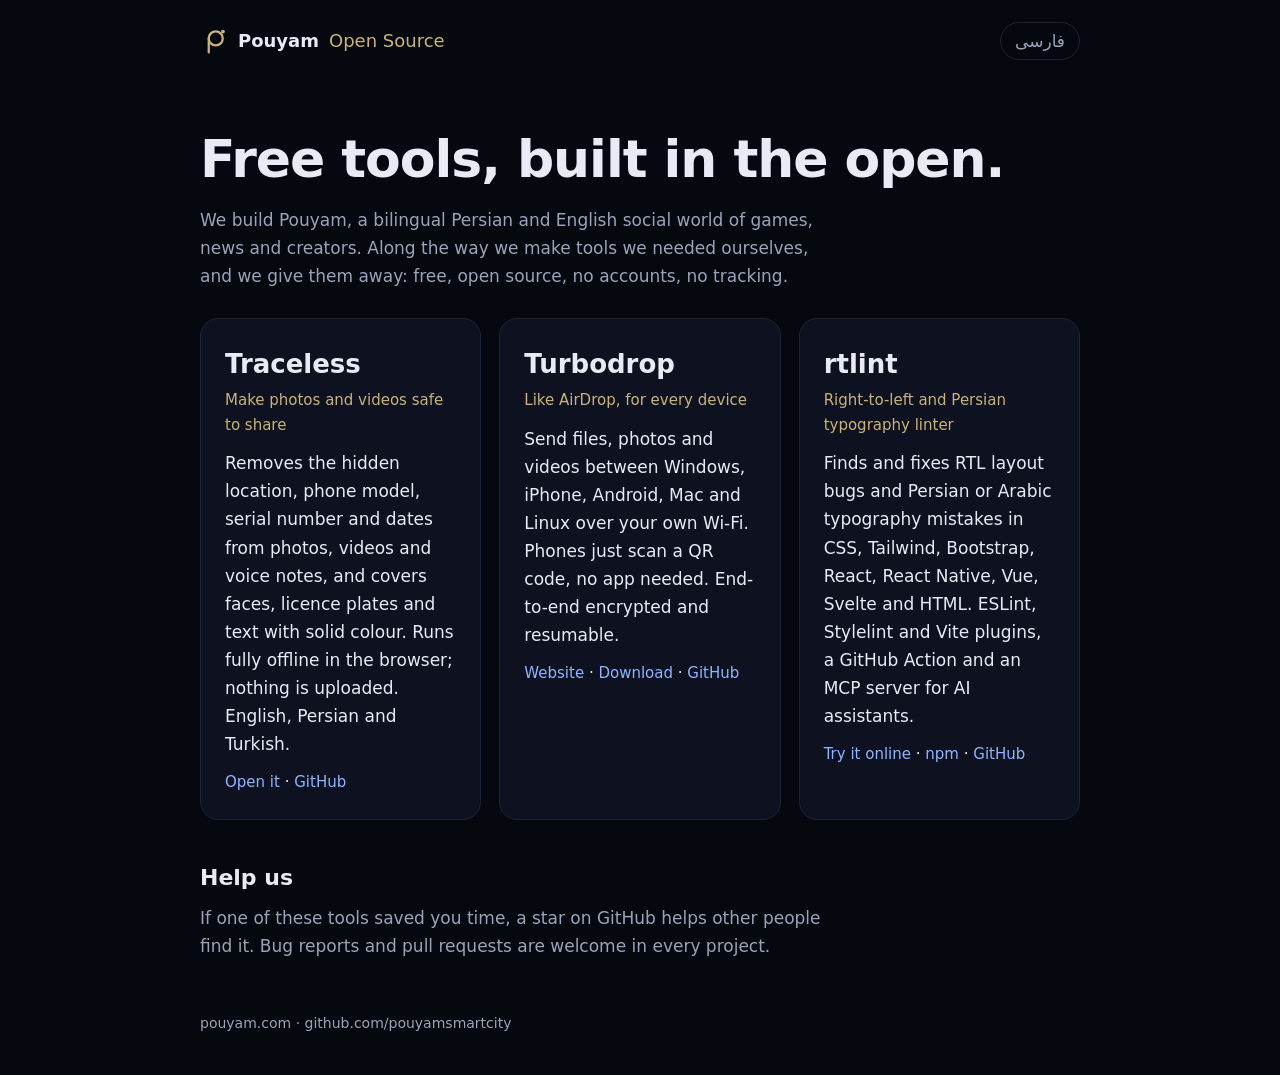
<file: index.html>
<!doctype html>
<html lang="en" dir="ltr">
<head>
<meta charset="utf-8">
<meta name="viewport" content="width=device-width, initial-scale=1">
<title>Pouyam Open Source: free tools for Persian speakers and everyone else</title>
<meta name="description" content="Free, open-source tools by Pouyam: Traceless removes hidden location and device data from photos and videos and covers faces, offline; Turbodrop sends files between any devices like AirDrop; rtlint fixes right-to-left (RTL) and Persian typography bugs in code.">
<link rel="canonical" href="https://pouyamsmartcity.github.io/">
<link rel="alternate" hreflang="en" href="https://pouyamsmartcity.github.io/">
<link rel="alternate" hreflang="fa" href="https://pouyamsmartcity.github.io/fa/">
<link rel="alternate" hreflang="x-default" href="https://pouyamsmartcity.github.io/">
<link rel="icon" href="pouyam-mark.svg" type="image/svg+xml">
<meta property="og:type" content="website">
<meta property="og:site_name" content="Pouyam Open Source">
<meta property="og:title" content="Pouyam Open Source">
<meta property="og:description" content="Traceless (make photos and videos safe to share), Turbodrop (AirDrop for every device) and rtlint (RTL and Persian typography linter). Free and open source.">
<meta property="og:url" content="https://pouyamsmartcity.github.io/">
<meta name="twitter:card" content="summary">
<link rel="stylesheet" href="style.css">
<script type="application/ld+json">
{
  "@context": "https://schema.org",
  "@type": "Organization",
  "name": "Pouyam",
  "url": "https://www.pouyam.com",
  "logo": "https://pouyamsmartcity.github.io/pouyam-mark.svg",
  "sameAs": [
    "https://github.com/pouyamsmartcity",
    "https://www.youtube.com/@pouyamworld",
    "https://instagram.com/pouyamworld"
  ],
  "owns": [
    { "@type": "WebApplication", "name": "Traceless", "applicationCategory": "MultimediaApplication", "operatingSystem": "Any (web browser)", "url": "https://pouyamsmartcity.github.io/traceless/", "codeRepository": "https://github.com/pouyamsmartcity/traceless", "isAccessibleForFree": true },
    { "@type": "SoftwareApplication", "name": "rtlint", "applicationCategory": "DeveloperApplication", "url": "https://pouyamsmartcity.github.io/rtlint/en/", "codeRepository": "https://github.com/pouyamsmartcity/rtlint", "isAccessibleForFree": true },
    { "@type": "SoftwareApplication", "name": "Turbodrop", "applicationCategory": "UtilitiesApplication", "operatingSystem": "Windows, macOS, Linux, iOS, Android", "url": "https://pouyamsmartcity.github.io/turbodrop/", "codeRepository": "https://github.com/pouyamsmartcity/turbodrop", "isAccessibleForFree": true }
  ]
}
</script>
</head>
<body>
<header class="top">
  <a class="brand" href="https://www.pouyam.com/?utm_source=oss-home"><img src="pouyam-mark.svg" alt="" width="28" height="28"> Pouyam <span>Open Source</span></a>
  <a class="lang" href="fa/" hreflang="fa" lang="fa">فارسی</a>
</header>
<main>
  <section class="hero">
    <h1>Free tools, built in the open.</h1>
    <p>We build Pouyam, a bilingual Persian and English social world of games, news and creators. Along the way we make tools we needed ourselves, and we give them away: free, open source, no accounts, no tracking.</p>
  </section>
  <section class="projects">
    <article class="card">
      <h2><a href="https://pouyamsmartcity.github.io/traceless/">Traceless</a></h2>
      <p class="tag">Make photos and videos safe to share</p>
      <p>Removes the hidden location, phone model, serial number and dates from photos, videos and voice notes, and covers faces, licence plates and text with solid colour. Runs fully offline in the browser; nothing is uploaded. English, Persian and Turkish.</p>
      <p class="links"><a href="https://pouyamsmartcity.github.io/traceless/">Open it</a> · <a href="https://github.com/pouyamsmartcity/traceless">GitHub</a></p>
    </article>
    <article class="card">
      <h2><a href="https://pouyamsmartcity.github.io/turbodrop/">Turbodrop</a></h2>
      <p class="tag">Like AirDrop, for every device</p>
      <p>Send files, photos and videos between Windows, iPhone, Android, Mac and Linux over your own Wi-Fi. Phones just scan a QR code, no app needed. End-to-end encrypted and resumable.</p>
      <p class="links"><a href="https://pouyamsmartcity.github.io/turbodrop/">Website</a> · <a href="https://pouyamsmartcity.github.io/turbodrop/download/">Download</a> · <a href="https://github.com/pouyamsmartcity/turbodrop">GitHub</a></p>
    </article>
    <article class="card">
      <h2><a href="https://pouyamsmartcity.github.io/rtlint/en/">rtlint</a></h2>
      <p class="tag">Right-to-left and Persian typography linter</p>
      <p>Finds and fixes RTL layout bugs and Persian or Arabic typography mistakes in CSS, Tailwind, Bootstrap, React, React Native, Vue, Svelte and HTML. ESLint, Stylelint and Vite plugins, a GitHub Action and an MCP server for AI assistants.</p>
      <p class="links"><a href="https://pouyamsmartcity.github.io/rtlint/en/">Try it online</a> · <a href="https://www.npmjs.com/package/@pouyam/rtlint">npm</a> · <a href="https://github.com/pouyamsmartcity/rtlint">GitHub</a></p>
    </article>
  </section>
  <section class="help">
    <h2>Help us</h2>
    <p>If one of these tools saved you time, a star on GitHub helps other people find it. Bug reports and pull requests are welcome in every project.</p>
  </section>
</main>
<footer><a href="https://www.pouyam.com/?utm_source=oss-home">pouyam.com</a> · <a href="https://github.com/pouyamsmartcity">github.com/pouyamsmartcity</a></footer>
</body>
</html>
</file>
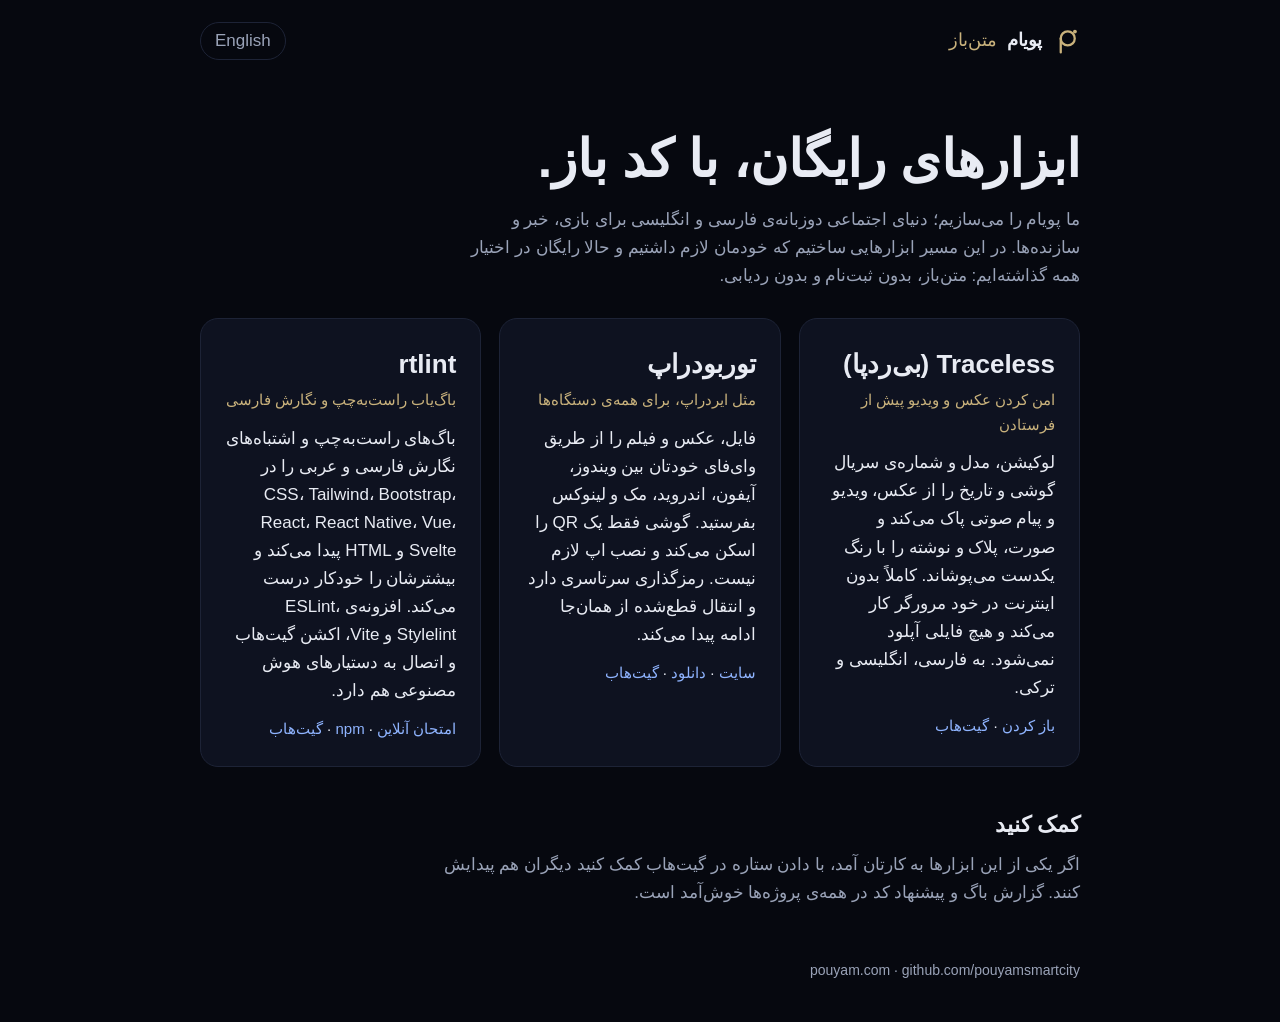
<file: fa/index.html>
<!doctype html>
<html lang="fa" dir="rtl">
<head>
<meta charset="utf-8">
<meta name="viewport" content="width=device-width, initial-scale=1">
<title>ابزارهای متن‌باز پویام: رایگان، برای فارسی‌زبان‌ها و همه</title>
<meta name="description" content="ابزارهای رایگان و متن‌باز پویام: Traceless (بی‌ردپا) لوکیشن و اطلاعات پنهان عکس و ویدیو را پاک می‌کند و صورت‌ها را بدون اینترنت می‌پوشاند؛ rtlint باگ‌های راست‌به‌چپ و اشتباه‌های نگارش فارسی را در کد پیدا و درست می‌کند؛ توربودراپ مثل ایردراپ فایل را بین ویندوز، آیفون، اندروید، مک و لینوکس می‌فرستد.">
<link rel="canonical" href="https://pouyamsmartcity.github.io/fa/">
<link rel="alternate" hreflang="en" href="https://pouyamsmartcity.github.io/">
<link rel="alternate" hreflang="fa" href="https://pouyamsmartcity.github.io/fa/">
<link rel="alternate" hreflang="x-default" href="https://pouyamsmartcity.github.io/">
<link rel="icon" href="../pouyam-mark.svg" type="image/svg+xml">
<meta property="og:type" content="website">
<meta property="og:site_name" content="ابزارهای متن‌باز پویام">
<meta property="og:title" content="ابزارهای متن‌باز پویام">
<meta property="og:description" content="Traceless (امن کردن عکس و ویدیو پیش از فرستادن)، rtlint (باگ‌یاب راست‌به‌چپ و نگارش فارسی) و توربودراپ (ایردراپ برای همه‌ی دستگاه‌ها). رایگان و متن‌باز.">
<meta property="og:url" content="https://pouyamsmartcity.github.io/fa/">
<meta property="og:locale" content="fa_IR">
<meta name="twitter:card" content="summary">
<link rel="stylesheet" href="../style.css">
</head>
<body>
<header class="top">
  <a class="brand" href="https://www.pouyam.com/?utm_source=oss-home-fa"><img src="../pouyam-mark.svg" alt="" width="28" height="28"> پویام <span>متن‌باز</span></a>
  <a class="lang" href="../" hreflang="en" lang="en">English</a>
</header>
<main>
  <section class="hero">
    <h1>ابزارهای رایگان، با کد باز.</h1>
    <p>ما پویام را می‌سازیم؛ دنیای اجتماعی دوزبانه‌ی فارسی و انگلیسی برای بازی، خبر و سازنده‌ها. در این مسیر ابزارهایی ساختیم که خودمان لازم داشتیم و حالا رایگان در اختیار همه گذاشته‌ایم: متن‌باز، بدون ثبت‌نام و بدون ردیابی.</p>
  </section>
  <section class="projects">
    <article class="card">
      <h2><a href="https://pouyamsmartcity.github.io/traceless/fa/">Traceless (بی‌ردپا)</a></h2>
      <p class="tag">امن کردن عکس و ویدیو پیش از فرستادن</p>
      <p>لوکیشن، مدل و شماره‌ی سریال گوشی و تاریخ را از عکس، ویدیو و پیام صوتی پاک می‌کند و صورت، پلاک و نوشته را با رنگ یکدست می‌پوشاند. کاملاً بدون اینترنت در خود مرورگر کار می‌کند و هیچ فایلی آپلود نمی‌شود. به فارسی، انگلیسی و ترکی.</p>
      <p class="links"><a href="https://pouyamsmartcity.github.io/traceless/fa/">باز کردن</a> · <a href="https://github.com/pouyamsmartcity/traceless">گیت‌هاب</a></p>
    </article>
    <article class="card">
      <h2><a href="https://pouyamsmartcity.github.io/turbodrop/fa/">توربودراپ</a></h2>
      <p class="tag">مثل ایردراپ، برای همه‌ی دستگاه‌ها</p>
      <p>فایل، عکس و فیلم را از طریق وای‌فای خودتان بین ویندوز، آیفون، اندروید، مک و لینوکس بفرستید. گوشی فقط یک QR را اسکن می‌کند و نصب اپ لازم نیست. رمزگذاری سرتاسری دارد و انتقال قطع‌شده از همان‌جا ادامه پیدا می‌کند.</p>
      <p class="links"><a href="https://pouyamsmartcity.github.io/turbodrop/fa/">سایت</a> · <a href="https://pouyamsmartcity.github.io/turbodrop/download/">دانلود</a> · <a href="https://github.com/pouyamsmartcity/turbodrop">گیت‌هاب</a></p>
    </article>
    <article class="card">
      <h2><a href="https://pouyamsmartcity.github.io/rtlint/playground/">rtlint</a></h2>
      <p class="tag">باگ‌یاب راست‌به‌چپ و نگارش فارسی</p>
      <p>باگ‌های راست‌به‌چپ و اشتباه‌های نگارش فارسی و عربی را در CSS، Tailwind، Bootstrap، React، React Native، Vue، Svelte و HTML پیدا می‌کند و بیشترشان را خودکار درست می‌کند. افزونه‌ی ESLint، Stylelint و Vite، اکشن گیت‌هاب و اتصال به دستیارهای هوش مصنوعی هم دارد.</p>
      <p class="links"><a href="https://pouyamsmartcity.github.io/rtlint/playground/">امتحان آنلاین</a> · <a href="https://www.npmjs.com/package/@pouyam/rtlint">npm</a> · <a href="https://github.com/pouyamsmartcity/rtlint">گیت‌هاب</a></p>
    </article>
  </section>
  <section class="help">
    <h2>کمک کنید</h2>
    <p>اگر یکی از این ابزارها به کارتان آمد، با دادن ستاره در گیت‌هاب کمک کنید دیگران هم پیدایش کنند. گزارش باگ و پیشنهاد کد در همه‌ی پروژه‌ها خوش‌آمد است.</p>
  </section>
</main>
<footer><a href="https://www.pouyam.com/?utm_source=oss-home-fa">pouyam.com</a> · <a href="https://github.com/pouyamsmartcity">github.com/pouyamsmartcity</a></footer>
</body>
</html>
</file>
<file: style.css>
:root {
  --bg: #06080f;
  --panel: #0e1220;
  --line: #1d2336;
  --text: #e8ebf3;
  --muted: #9aa3b8;
  --gold: #c9b27c;
  --link: #8fb4ff;
  color-scheme: dark;
}

* { box-sizing: border-box; }

body {
  margin: 0;
  background: var(--bg);
  color: var(--text);
  font: 17px/1.65 Inter, 'Segoe UI', system-ui, -apple-system, sans-serif;
}

:lang(fa) body, html[lang="fa"] body { font-family: Vazirmatn, Tahoma, sans-serif; }

a { color: var(--link); text-decoration: none; }
a:hover { text-decoration: underline; }

.top, main, footer { max-width: 920px; margin: 0 auto; padding: 0 20px; }

.top {
  display: flex;
  align-items: center;
  justify-content: space-between;
  padding-block: 22px;
}

.brand { display: inline-flex; align-items: center; gap: 10px; color: var(--text); font-weight: 700; font-size: 18px; }
.brand span { color: var(--gold); font-weight: 400; }
.lang { color: var(--muted); border: 1px solid var(--line); border-radius: 999px; padding: 4px 14px; }

.hero { padding-block: 48px 28px; }
.hero h1 { font-size: clamp(32px, 6vw, 52px); line-height: 1.15; margin: 0 0 16px; letter-spacing: -0.02em; }
html[lang="fa"] .hero h1 { letter-spacing: 0; }
.hero p { color: var(--muted); max-width: 640px; margin: 0; }

.projects { display: grid; grid-template-columns: repeat(auto-fit, minmax(280px, 1fr)); gap: 18px; }

.card {
  background: var(--panel);
  border: 1px solid var(--line);
  border-radius: 18px;
  padding: 24px;
}
.card h2 { margin: 0; font-size: 26px; }
.card h2 a { color: var(--text); }
.card .tag { color: var(--gold); margin: 2px 0 12px; font-size: 15px; }
.card p { margin: 0 0 12px; }
.card .links { margin: 0; font-size: 15px; }

.help { padding-block: 40px 12px; }
.help h2 { font-size: 22px; margin: 0 0 8px; }
.help p { color: var(--muted); margin: 0; max-width: 640px; }

footer { padding-block: 40px; color: var(--muted); font-size: 14px; }
footer a { color: var(--muted); }
</file>
